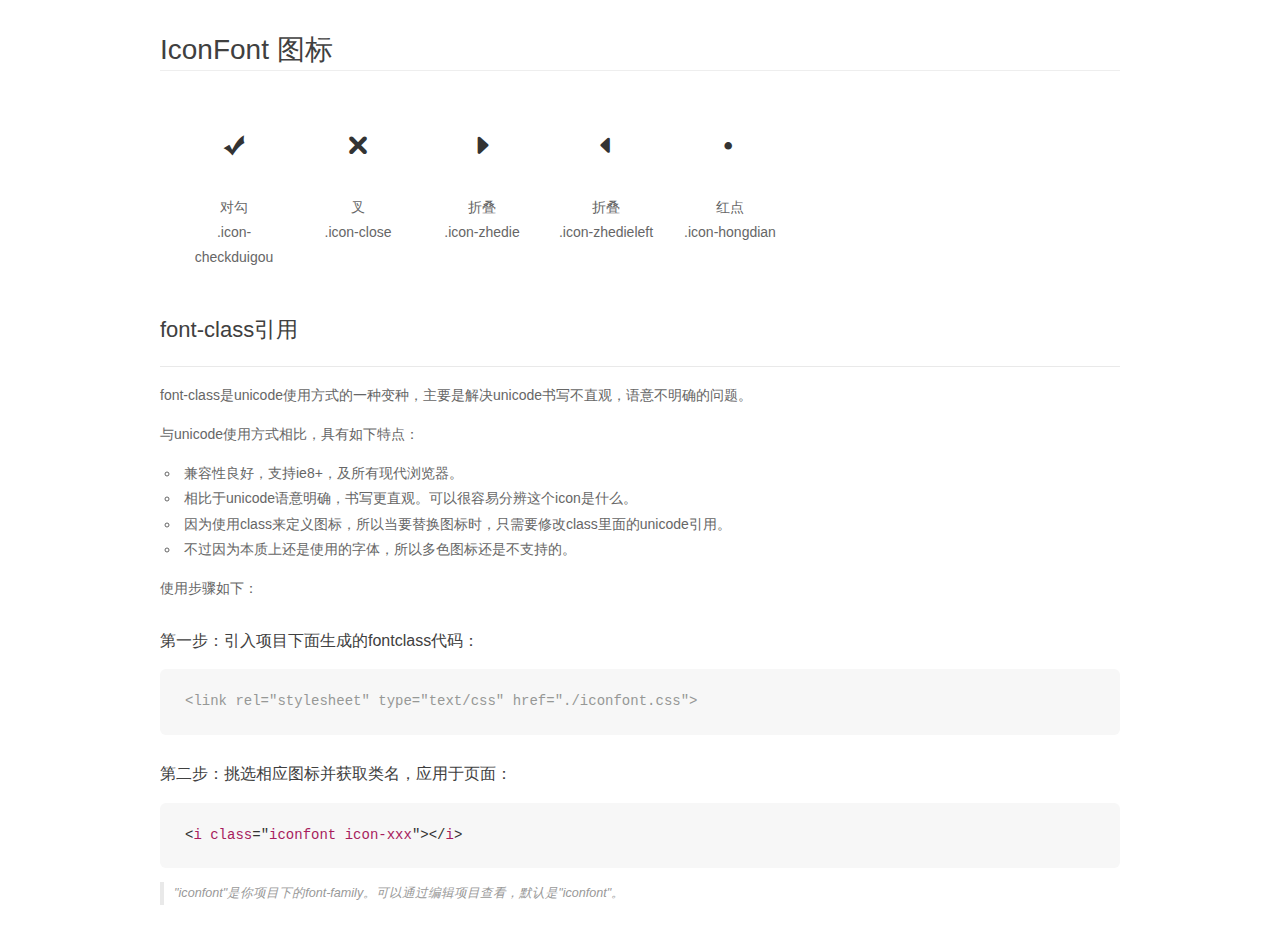
<file: source/font/demo_fontclass.html>
<!DOCTYPE html>
<html>
<head>
    <meta charset="utf-8"/>
    <title>IconFont</title>
    <link rel="stylesheet" href="demo.css">
    <link rel="stylesheet" href="iconfont.css">
</head>
<body>
    <div class="main markdown">
        <h1>IconFont 图标</h1>
        <ul class="icon_lists clear">
            
                <li>
                <i class="icon iconfont icon-checkduigou"></i>
                    <div class="name">对勾</div>
                    <div class="fontclass">.icon-checkduigou</div>
                </li>
            
                <li>
                <i class="icon iconfont icon-close"></i>
                    <div class="name">叉</div>
                    <div class="fontclass">.icon-close</div>
                </li>
            
                <li>
                <i class="icon iconfont icon-zhedie"></i>
                    <div class="name">折叠</div>
                    <div class="fontclass">.icon-zhedie</div>
                </li>
            
                <li>
                <i class="icon iconfont icon-zhedieleft"></i>
                    <div class="name">折叠</div>
                    <div class="fontclass">.icon-zhedieleft</div>
                </li>
            
                <li>
                <i class="icon iconfont icon-hongdian"></i>
                    <div class="name">红点</div>
                    <div class="fontclass">.icon-hongdian</div>
                </li>
            
        </ul>

        <h2 id="font-class-">font-class引用</h2>
        <hr>

        <p>font-class是unicode使用方式的一种变种，主要是解决unicode书写不直观，语意不明确的问题。</p>
        <p>与unicode使用方式相比，具有如下特点：</p>
        <ul>
        <li>兼容性良好，支持ie8+，及所有现代浏览器。</li>
        <li>相比于unicode语意明确，书写更直观。可以很容易分辨这个icon是什么。</li>
        <li>因为使用class来定义图标，所以当要替换图标时，只需要修改class里面的unicode引用。</li>
        <li>不过因为本质上还是使用的字体，所以多色图标还是不支持的。</li>
        </ul>
        <p>使用步骤如下：</p>
        <h3 id="-fontclass-">第一步：引入项目下面生成的fontclass代码：</h3>


        <pre><code class="lang-js hljs javascript"><span class="hljs-comment">&lt;link rel="stylesheet" type="text/css" href="./iconfont.css"&gt;</span></code></pre>
        <h3 id="-">第二步：挑选相应图标并获取类名，应用于页面：</h3>
        <pre><code class="lang-css hljs">&lt;<span class="hljs-selector-tag">i</span> <span class="hljs-selector-tag">class</span>="<span class="hljs-selector-tag">iconfont</span> <span class="hljs-selector-tag">icon-xxx</span>"&gt;&lt;/<span class="hljs-selector-tag">i</span>&gt;</code></pre>
        <blockquote>
        <p>"iconfont"是你项目下的font-family。可以通过编辑项目查看，默认是"iconfont"。</p>
        </blockquote>
    </div>
</body>
</html>
</file>
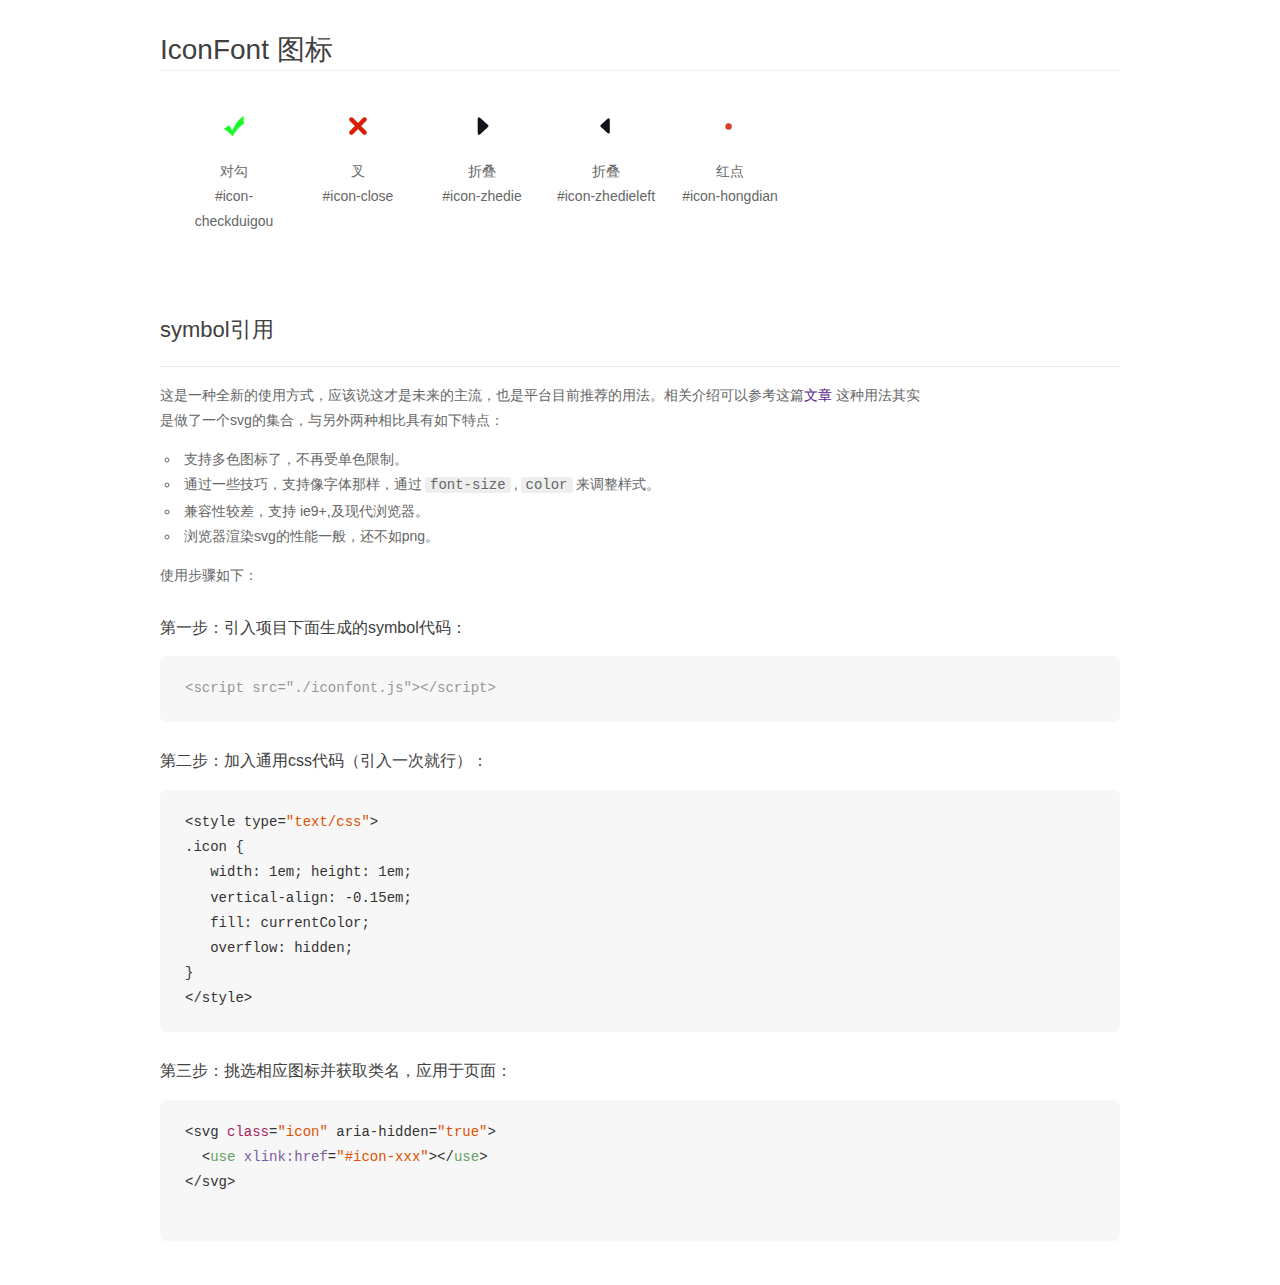
<file: source/font/demo_symbol.html>
<!DOCTYPE html>
<html>
<head>
    <meta charset="utf-8"/>
    <title>IconFont</title>
    <link rel="stylesheet" href="demo.css">
    <script src="iconfont.js"></script>

    <style type="text/css">
        .icon {
          /* 通过设置 font-size 来改变图标大小 */
          width: 1em; height: 1em;
          /* 图标和文字相邻时，垂直对齐 */
          vertical-align: -0.15em;
          /* 通过设置 color 来改变 SVG 的颜色/fill */
          fill: currentColor;
          /* path 和 stroke 溢出 viewBox 部分在 IE 下会显示
             normalize.css 中也包含这行 */
          overflow: hidden;
        }

    </style>
</head>
<body>
    <div class="main markdown">
        <h1>IconFont 图标</h1>
        <ul class="icon_lists clear">
            
                <li>
                    <svg class="icon" aria-hidden="true">
                        <use xlink:href="#icon-checkduigou"></use>
                    </svg>
                    <div class="name">对勾</div>
                    <div class="fontclass">#icon-checkduigou</div>
                </li>
            
                <li>
                    <svg class="icon" aria-hidden="true">
                        <use xlink:href="#icon-close"></use>
                    </svg>
                    <div class="name">叉</div>
                    <div class="fontclass">#icon-close</div>
                </li>
            
                <li>
                    <svg class="icon" aria-hidden="true">
                        <use xlink:href="#icon-zhedie"></use>
                    </svg>
                    <div class="name">折叠</div>
                    <div class="fontclass">#icon-zhedie</div>
                </li>
            
                <li>
                    <svg class="icon" aria-hidden="true">
                        <use xlink:href="#icon-zhedieleft"></use>
                    </svg>
                    <div class="name">折叠</div>
                    <div class="fontclass">#icon-zhedieleft</div>
                </li>
            
                <li>
                    <svg class="icon" aria-hidden="true">
                        <use xlink:href="#icon-hongdian"></use>
                    </svg>
                    <div class="name">红点</div>
                    <div class="fontclass">#icon-hongdian</div>
                </li>
            
        </ul>


        <h2 id="symbol-">symbol引用</h2>
        <hr>

        <p>这是一种全新的使用方式，应该说这才是未来的主流，也是平台目前推荐的用法。相关介绍可以参考这篇<a href="">文章</a>
        这种用法其实是做了一个svg的集合，与另外两种相比具有如下特点：</p>
        <ul>
          <li>支持多色图标了，不再受单色限制。</li>
          <li>通过一些技巧，支持像字体那样，通过<code>font-size</code>,<code>color</code>来调整样式。</li>
          <li>兼容性较差，支持 ie9+,及现代浏览器。</li>
          <li>浏览器渲染svg的性能一般，还不如png。</li>
        </ul>
        <p>使用步骤如下：</p>
        <h3 id="-symbol-">第一步：引入项目下面生成的symbol代码：</h3>
        <pre><code class="lang-js hljs javascript"><span class="hljs-comment">&lt;script src="./iconfont.js"&gt;&lt;/script&gt;</span></code></pre>
        <h3 id="-css-">第二步：加入通用css代码（引入一次就行）：</h3>
        <pre><code class="lang-js hljs javascript">&lt;style type=<span class="hljs-string">"text/css"</span>&gt;
.icon {
   width: <span class="hljs-number">1</span>em; height: <span class="hljs-number">1</span>em;
   vertical-align: <span class="hljs-number">-0.15</span>em;
   fill: currentColor;
   overflow: hidden;
}
&lt;<span class="hljs-regexp">/style&gt;</span></code></pre>
        <h3 id="-">第三步：挑选相应图标并获取类名，应用于页面：</h3>
        <pre><code class="lang-js hljs javascript">&lt;svg <span class="hljs-class"><span class="hljs-keyword">class</span></span>=<span class="hljs-string">"icon"</span> aria-hidden=<span class="hljs-string">"true"</span>&gt;<span class="xml"><span class="hljs-tag">
  &lt;<span class="hljs-name">use</span> <span class="hljs-attr">xlink:href</span>=<span class="hljs-string">"#icon-xxx"</span>&gt;</span><span class="hljs-tag">&lt;/<span class="hljs-name">use</span>&gt;</span>
</span>&lt;<span class="hljs-regexp">/svg&gt;
        </span></code></pre>
    </div>
</body>
</html>
</file>
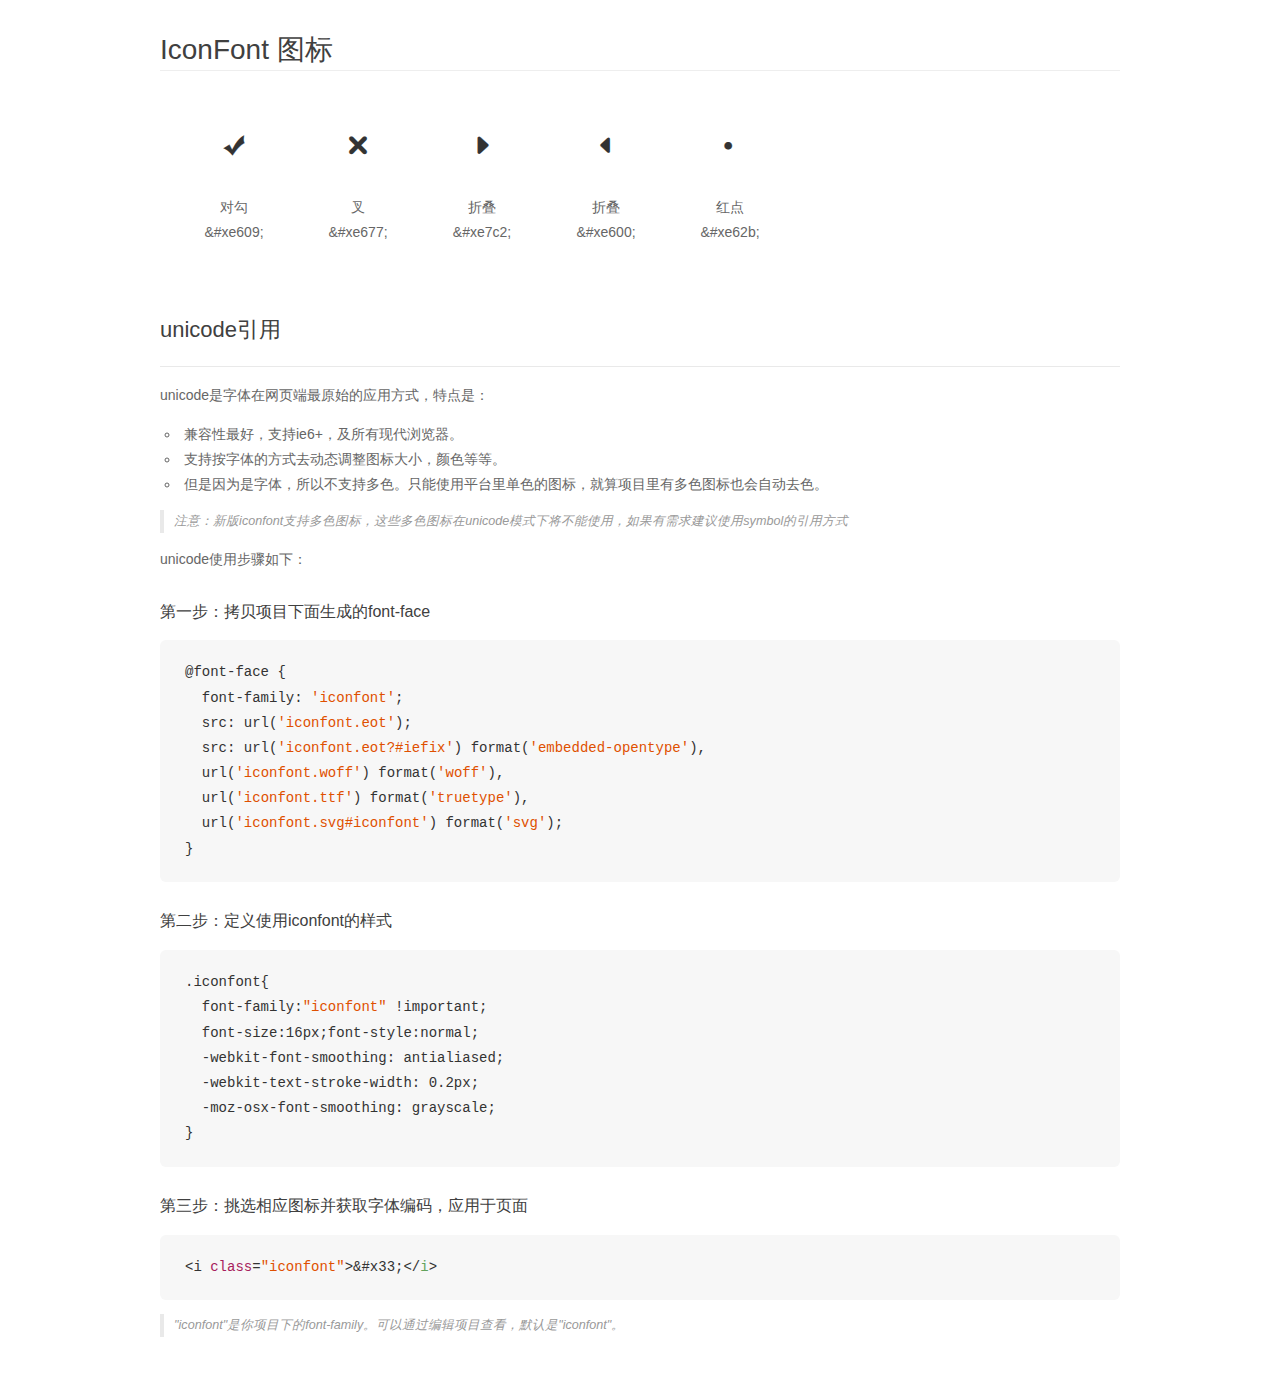
<file: source/font/demo_unicode.html>
<!DOCTYPE html>
<html>
<head>
    <meta charset="utf-8"/>
    <title>IconFont</title>
    <link rel="stylesheet" href="demo.css">

    <style type="text/css">

        @font-face {font-family: "iconfont";
          src: url('iconfont.eot'); /* IE9*/
          src: url('iconfont.eot#iefix') format('embedded-opentype'), /* IE6-IE8 */
          url('iconfont.woff') format('woff'), /* chrome, firefox */
          url('iconfont.ttf') format('truetype'), /* chrome, firefox, opera, Safari, Android, iOS 4.2+*/
          url('iconfont.svg#iconfont') format('svg'); /* iOS 4.1- */
        }

        .iconfont {
          font-family:"iconfont" !important;
          font-size:16px;
          font-style:normal;
          -webkit-font-smoothing: antialiased;
          -webkit-text-stroke-width: 0.2px;
          -moz-osx-font-smoothing: grayscale;
        }

    </style>
</head>
<body>
    <div class="main markdown">
        <h1>IconFont 图标</h1>
        <ul class="icon_lists clear">
            
                <li>
                <i class="icon iconfont">&#xe609;</i>
                    <div class="name">对勾</div>
                    <div class="code">&amp;#xe609;</div>
                </li>
            
                <li>
                <i class="icon iconfont">&#xe677;</i>
                    <div class="name">叉</div>
                    <div class="code">&amp;#xe677;</div>
                </li>
            
                <li>
                <i class="icon iconfont">&#xe7c2;</i>
                    <div class="name">折叠</div>
                    <div class="code">&amp;#xe7c2;</div>
                </li>
            
                <li>
                <i class="icon iconfont">&#xe600;</i>
                    <div class="name">折叠</div>
                    <div class="code">&amp;#xe600;</div>
                </li>
            
                <li>
                <i class="icon iconfont">&#xe62b;</i>
                    <div class="name">红点</div>
                    <div class="code">&amp;#xe62b;</div>
                </li>
            
        </ul>
        <h2 id="unicode-">unicode引用</h2>
        <hr>

        <p>unicode是字体在网页端最原始的应用方式，特点是：</p>
        <ul>
        <li>兼容性最好，支持ie6+，及所有现代浏览器。</li>
        <li>支持按字体的方式去动态调整图标大小，颜色等等。</li>
        <li>但是因为是字体，所以不支持多色。只能使用平台里单色的图标，就算项目里有多色图标也会自动去色。</li>
        </ul>
        <blockquote>
        <p>注意：新版iconfont支持多色图标，这些多色图标在unicode模式下将不能使用，如果有需求建议使用symbol的引用方式</p>
        </blockquote>
        <p>unicode使用步骤如下：</p>
        <h3 id="-font-face">第一步：拷贝项目下面生成的font-face</h3>
        <pre><code class="lang-js hljs javascript">@font-face {
  font-family: <span class="hljs-string">'iconfont'</span>;
  src: url(<span class="hljs-string">'iconfont.eot'</span>);
  src: url(<span class="hljs-string">'iconfont.eot?#iefix'</span>) format(<span class="hljs-string">'embedded-opentype'</span>),
  url(<span class="hljs-string">'iconfont.woff'</span>) format(<span class="hljs-string">'woff'</span>),
  url(<span class="hljs-string">'iconfont.ttf'</span>) format(<span class="hljs-string">'truetype'</span>),
  url(<span class="hljs-string">'iconfont.svg#iconfont'</span>) format(<span class="hljs-string">'svg'</span>);
}
</code></pre>
        <h3 id="-iconfont-">第二步：定义使用iconfont的样式</h3>
        <pre><code class="lang-js hljs javascript">.iconfont{
  font-family:<span class="hljs-string">"iconfont"</span> !important;
  font-size:<span class="hljs-number">16</span>px;font-style:normal;
  -webkit-font-smoothing: antialiased;
  -webkit-text-stroke-width: <span class="hljs-number">0.2</span>px;
  -moz-osx-font-smoothing: grayscale;
}
</code></pre>
        <h3 id="-">第三步：挑选相应图标并获取字体编码，应用于页面</h3>
        <pre><code class="lang-js hljs javascript">&lt;i <span class="hljs-class"><span class="hljs-keyword">class</span></span>=<span class="hljs-string">"iconfont"</span>&gt;&amp;#x33;<span class="xml"><span class="hljs-tag">&lt;/<span class="hljs-name">i</span>&gt;</span></span></code></pre>

        <blockquote>
        <p>"iconfont"是你项目下的font-family。可以通过编辑项目查看，默认是"iconfont"。</p>
        </blockquote>
    </div>


</body>
</html>
</file>
<file: source/font/iconfont.css>
@font-face {font-family: "iconfont";
  src: url('iconfont.eot?t=1542679759238'); /* IE9*/
  src: url('iconfont.eot?t=1542679759238#iefix') format('embedded-opentype'), /* IE6-IE8 */
  url('[data-uri]') format('woff'),
  url('iconfont.ttf?t=1542679759238') format('truetype'), /* chrome, firefox, opera, Safari, Android, iOS 4.2+*/
  url('iconfont.svg?t=1542679759238#iconfont') format('svg'); /* iOS 4.1- */
}

.iconfont {
  font-family:"iconfont" !important;
  font-size:16px;
  font-style:normal;
  -webkit-font-smoothing: antialiased;
  -moz-osx-font-smoothing: grayscale;
}

.icon-checkduigou:before { content: "\e609"; }

.icon-close:before { content: "\e677"; }

.icon-zhedie:before { content: "\e7c2"; }

.icon-zhedieleft:before { content: "\e600"; }

.icon-hongdian:before { content: "\e62b"; }
</file>
<file: source/font/demo.css>
*{margin: 0;padding: 0;list-style: none;}
/*
KISSY CSS Reset
理念：1. reset 的目的不是清除浏览器的默认样式，这仅是部分工作。清除和重置是紧密不可分的。
2. reset 的目的不是让默认样式在所有浏览器下一致，而是减少默认样式有可能带来的问题。
3. reset 期望提供一套普适通用的基础样式。但没有银弹，推荐根据具体需求，裁剪和修改后再使用。
特色：1. 适应中文；2. 基于最新主流浏览器。
维护：玉伯<lifesinger@gmail.com>, 正淳<ragecarrier@gmail.com>
 */

/** 清除内外边距 **/
body, h1, h2, h3, h4, h5, h6, hr, p, blockquote, /* structural elements 结构元素 */
dl, dt, dd, ul, ol, li, /* list elements 列表元素 */
pre, /* text formatting elements 文本格式元素 */
form, fieldset, legend, button, input, textarea, /* form elements 表单元素 */
th, td /* table elements 表格元素 */ {
  margin: 0;
  padding: 0;
}

/** 设置默认字体 **/
body,
button, input, select, textarea /* for ie */ {
  font: 12px/1.5 tahoma, arial, \5b8b\4f53, sans-serif;
}
h1, h2, h3, h4, h5, h6 { font-size: 100%; }
address, cite, dfn, em, var { font-style: normal; } /* 将斜体扶正 */
code, kbd, pre, samp { font-family: courier new, courier, monospace; } /* 统一等宽字体 */
small { font-size: 12px; } /* 小于 12px 的中文很难阅读，让 small 正常化 */

/** 重置列表元素 **/
ul, ol { list-style: none; }

/** 重置文本格式元素 **/
a { text-decoration: none; }
a:hover { text-decoration: underline; }


/** 重置表单元素 **/
legend { color: #000; } /* for ie6 */
fieldset, img { border: 0; } /* img 搭车：让链接里的 img 无边框 */
button, input, select, textarea { font-size: 100%; } /* 使得表单元素在 ie 下能继承字体大小 */
/* 注：optgroup 无法扶正 */

/** 重置表格元素 **/
table { border-collapse: collapse; border-spacing: 0; }

/* 清除浮动 */
.ks-clear:after, .clear:after {
  content: '\20';
  display: block;
  height: 0;
  clear: both;
}
.ks-clear, .clear {
  *zoom: 1;
}

.main {
  padding: 30px 100px;
width: 960px;
margin: 0 auto;
}
.main h1{font-size:36px; color:#333; text-align:left;margin-bottom:30px; border-bottom: 1px solid #eee;}

.helps{margin-top:40px;}
.helps pre{
  padding:20px;
  margin:10px 0;
  border:solid 1px #e7e1cd;
  background-color: #fffdef;
  overflow: auto;
}

.icon_lists{
  width: 100% !important;

}

.icon_lists li{
  float:left;
  width: 100px;
  height:180px;
  text-align: center;
  list-style: none !important;
}
.icon_lists .icon{
  font-size: 42px;
  line-height: 100px;
  margin: 10px 0;
  color:#333;
  -webkit-transition: font-size 0.25s ease-out 0s;
  -moz-transition: font-size 0.25s ease-out 0s;
  transition: font-size 0.25s ease-out 0s;

}
.icon_lists .icon:hover{
  font-size: 100px;
}



.markdown {
  color: #666;
  font-size: 14px;
  line-height: 1.8;
}

.highlight {
  line-height: 1.5;
}

.markdown img {
  vertical-align: middle;
  max-width: 100%;
}

.markdown h1 {
  color: #404040;
  font-weight: 500;
  line-height: 40px;
  margin-bottom: 24px;
}

.markdown h2,
.markdown h3,
.markdown h4,
.markdown h5,
.markdown h6 {
  color: #404040;
  margin: 1.6em 0 0.6em 0;
  font-weight: 500;
  clear: both;
}

.markdown h1 {
  font-size: 28px;
}

.markdown h2 {
  font-size: 22px;
}

.markdown h3 {
  font-size: 16px;
}

.markdown h4 {
  font-size: 14px;
}

.markdown h5 {
  font-size: 12px;
}

.markdown h6 {
  font-size: 12px;
}

.markdown hr {
  height: 1px;
  border: 0;
  background: #e9e9e9;
  margin: 16px 0;
  clear: both;
}

.markdown p,
.markdown pre {
  margin: 1em 0;
}

.markdown > p,
.markdown > blockquote,
.markdown > .highlight,
.markdown > ol,
.markdown > ul {
  width: 80%;
}

.markdown ul > li {
  list-style: circle;
}

.markdown > ul li,
.markdown blockquote ul > li {
  margin-left: 20px;
  padding-left: 4px;
}

.markdown > ul li p,
.markdown > ol li p {
  margin: 0.6em 0;
}

.markdown ol > li {
  list-style: decimal;
}

.markdown > ol li,
.markdown blockquote ol > li {
  margin-left: 20px;
  padding-left: 4px;
}

.markdown code {
  margin: 0 3px;
  padding: 0 5px;
  background: #eee;
  border-radius: 3px;
}

.markdown pre {
  border-radius: 6px;
  background: #f7f7f7;
  padding: 20px;
}

.markdown pre code {
  border: none;
  background: #f7f7f7;
  margin: 0;
}

.markdown strong,
.markdown b {
  font-weight: 600;
}

.markdown > table {
  border-collapse: collapse;
  border-spacing: 0px;
  empty-cells: show;
  border: 1px solid #e9e9e9;
  width: 95%;
  margin-bottom: 24px;
}

.markdown > table th {
  white-space: nowrap;
  color: #333;
  font-weight: 600;

}

.markdown > table th,
.markdown > table td {
  border: 1px solid #e9e9e9;
  padding: 8px 16px;
  text-align: left;
}

.markdown > table th {
  background: #F7F7F7;
}

.markdown blockquote {
  font-size: 90%;
  color: #999;
  border-left: 4px solid #e9e9e9;
  padding-left: 0.8em;
  margin: 1em 0;
  font-style: italic;
}

.markdown blockquote p {
  margin: 0;
}

.markdown .anchor {
  opacity: 0;
  transition: opacity 0.3s ease;
  margin-left: 8px;
}

.markdown .waiting {
  color: #ccc;
}

.markdown h1:hover .anchor,
.markdown h2:hover .anchor,
.markdown h3:hover .anchor,
.markdown h4:hover .anchor,
.markdown h5:hover .anchor,
.markdown h6:hover .anchor {
  opacity: 1;
  display: inline-block;
}

.markdown > br,
.markdown > p > br {
  clear: both;
}


.hljs {
  display: block;
  background: white;
  padding: 0.5em;
  color: #333333;
  overflow-x: auto;
}

.hljs-comment,
.hljs-meta {
  color: #969896;
}

.hljs-string,
.hljs-variable,
.hljs-template-variable,
.hljs-strong,
.hljs-emphasis,
.hljs-quote {
  color: #df5000;
}

.hljs-keyword,
.hljs-selector-tag,
.hljs-type {
  color: #a71d5d;
}

.hljs-literal,
.hljs-symbol,
.hljs-bullet,
.hljs-attribute {
  color: #0086b3;
}

.hljs-section,
.hljs-name {
  color: #63a35c;
}

.hljs-tag {
  color: #333333;
}

.hljs-title,
.hljs-attr,
.hljs-selector-id,
.hljs-selector-class,
.hljs-selector-attr,
.hljs-selector-pseudo {
  color: #795da3;
}

.hljs-addition {
  color: #55a532;
  background-color: #eaffea;
}

.hljs-deletion {
  color: #bd2c00;
  background-color: #ffecec;
}

.hljs-link {
  text-decoration: underline;
}

pre{
  background: #fff;
}
</file>
